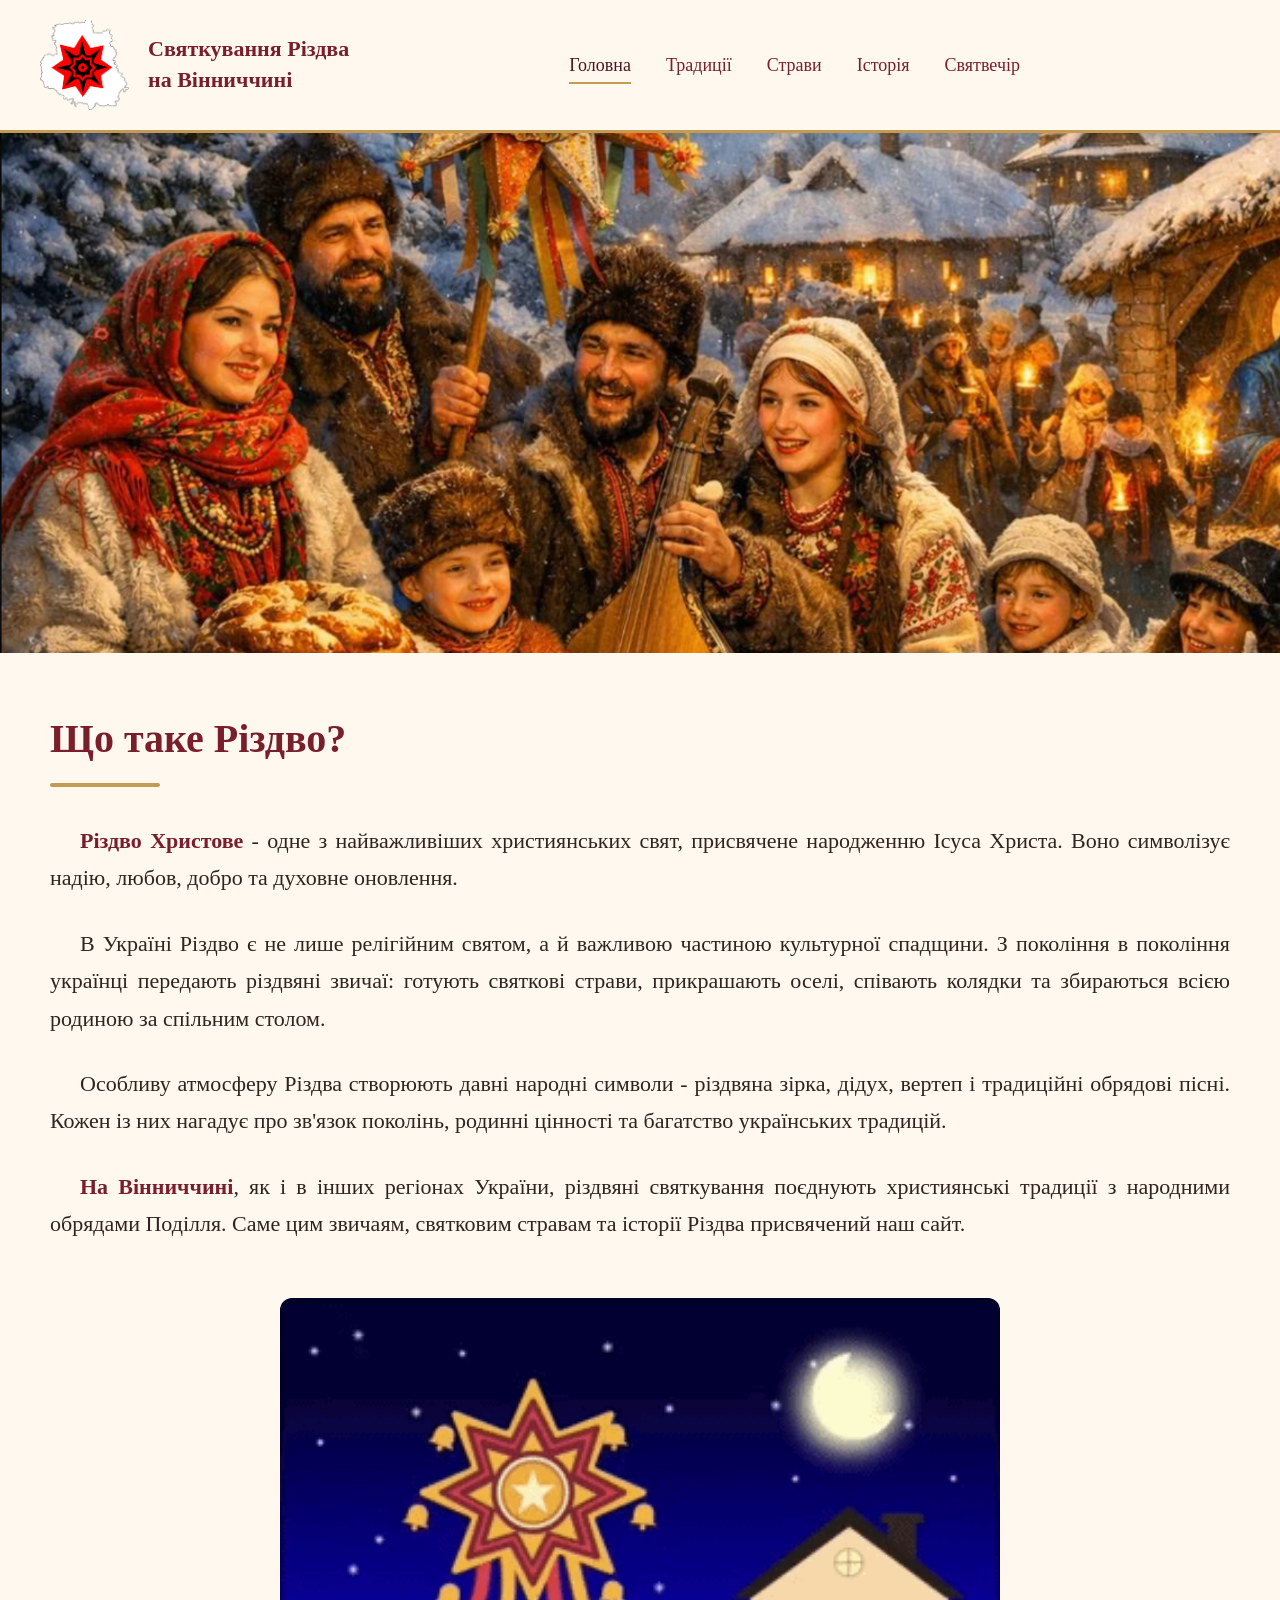
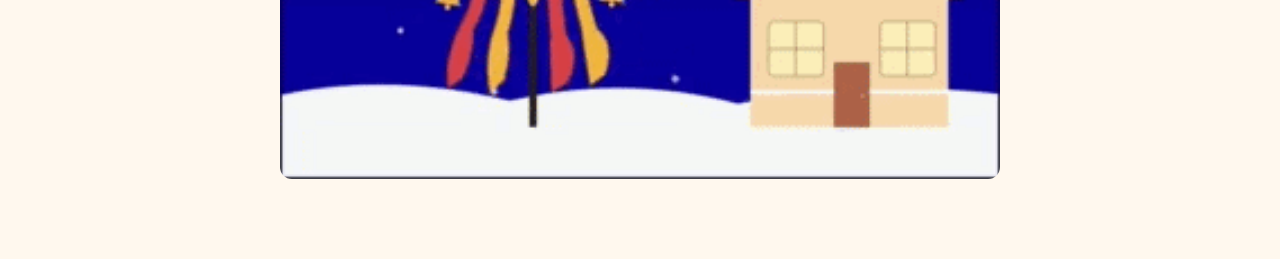
<file: index.html>
<!DOCTYPE html>
<html lang="uk">
<head>
    <meta charset="UTF-8">
    <meta name="viewport" content="width=device-width, initial-scale=1.0">

    <title>Святкування Різдва на Вінниччині</title>

    <link rel="stylesheet" href="style.css">
</head>
<body>

<!-- ШАПКА САЙТУ -->
<header class="site-header">

    <!-- Логотип та назва -->
    <div class="branding">
        <a href="index.html" class="logo-link">
            <img
                    src="images/logo.png"
                    alt="Логотип Різдва на Вінниччині"
                    class="logo"
            >
        </a>

        <div class="site-title">
            Святкування Різдва<br>
            на Вінниччині
        </div>
    </div>

    <!-- Головне меню -->
    <nav class="navigation" aria-label="Головне меню">
        <a href="index.html" class="active">Головна</a>
        <a href="traditions.html">Традиції</a>
        <a href="dishes.html">Страви</a>
        <a href="history.html">Історія</a>
        <a href="christmas-eve.html">Святвечір</a>
    </nav>

</header>

<!-- ОСНОВНИЙ ВМІСТ -->
<main>

    <!-- Великий різдвяний банер -->
    <section class="hero">
        <img
                src="images/christmas-banner.png"
                alt="Святкування Різдва на Вінниччині"
                class="hero-image"
        >
    </section>

    <!-- ІНФОРМАЦІЙНИЙ БЛОК ПРО РІЗДВО -->
    <section class="about-christmas">

        <div class="about-text">
            <h2>Що таке Різдво?</h2>

            <p>
                <strong>Різдво Христове</strong> - одне з
                найважливіших християнських свят,
                присвячене народженню Ісуса Христа.
                Воно символізує надію, любов, добро
                та духовне оновлення.
            </p>

            <p>
                В Україні Різдво є не лише релігійним
                святом, а й важливою частиною культурної
                спадщини. З покоління в покоління
                українці передають різдвяні звичаї:
                готують святкові страви, прикрашають
                оселі, співають колядки та збираються
                всією родиною за спільним столом.
            </p>

            <p>
                Особливу атмосферу Різдва створюють
                давні народні символи - різдвяна зірка,
                дідух, вертеп і традиційні обрядові
                пісні. Кожен із них нагадує про зв'язок
                поколінь, родинні цінності та багатство
                українських традицій.
            </p>

            <p>
                <strong>На Вінниччині</strong>, як і в
                інших регіонах України, різдвяні
                святкування поєднують християнські
                традиції з народними обрядами Поділля.
                Саме цим звичаям, святковим стравам
                та історії Різдва присвячений наш сайт.
            </p>
        </div>

        <!-- GIF-АНІМАЦІЯ ЗАМІСТЬ ДВОХ МАЛЮНКІВ -->
        <div class="christmas-animation">
            <img
                    src="images/christmas-animation.gif"
                    alt="Анімована різдвяна зірка, дзвіночки та засніжена хатинка"
                    class="christmas-gif"
            >
        </div>

    </section>

</main>

<script src="script.js"></script>

</body>
</html>
</file>
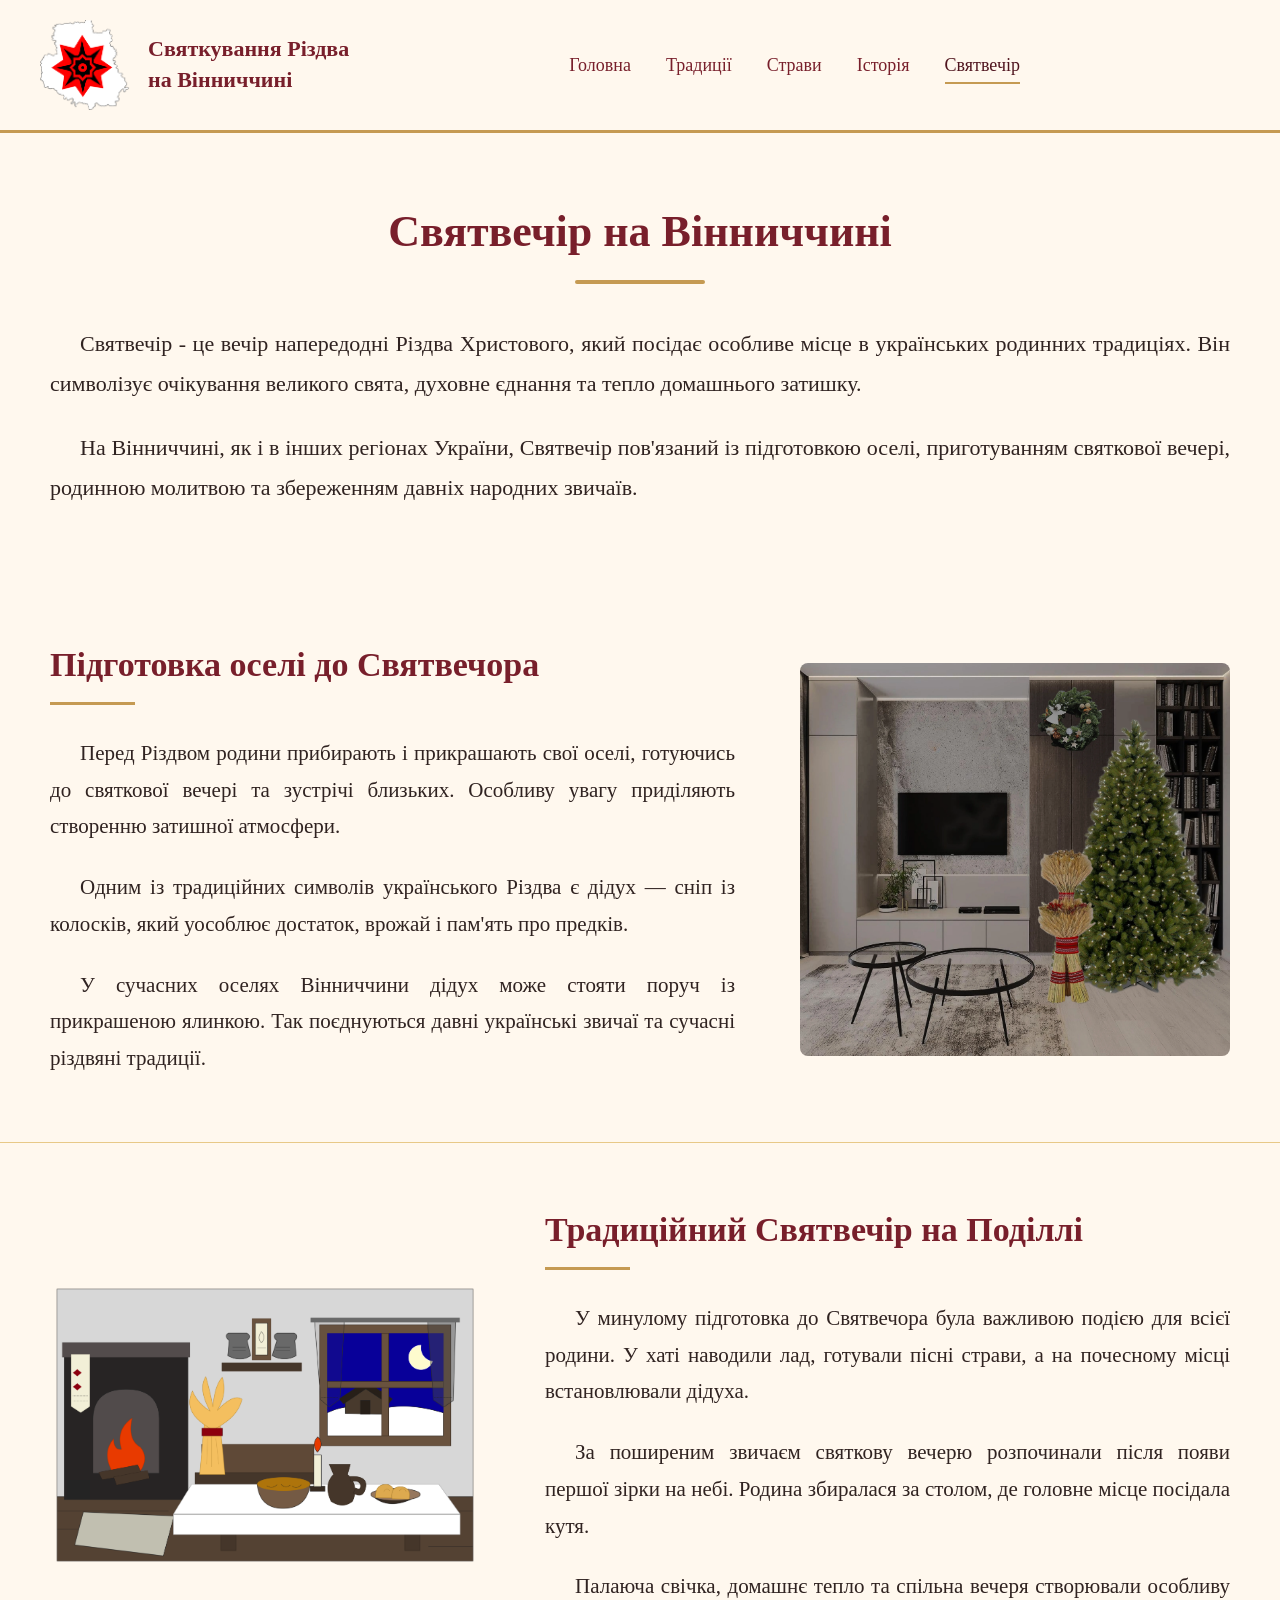
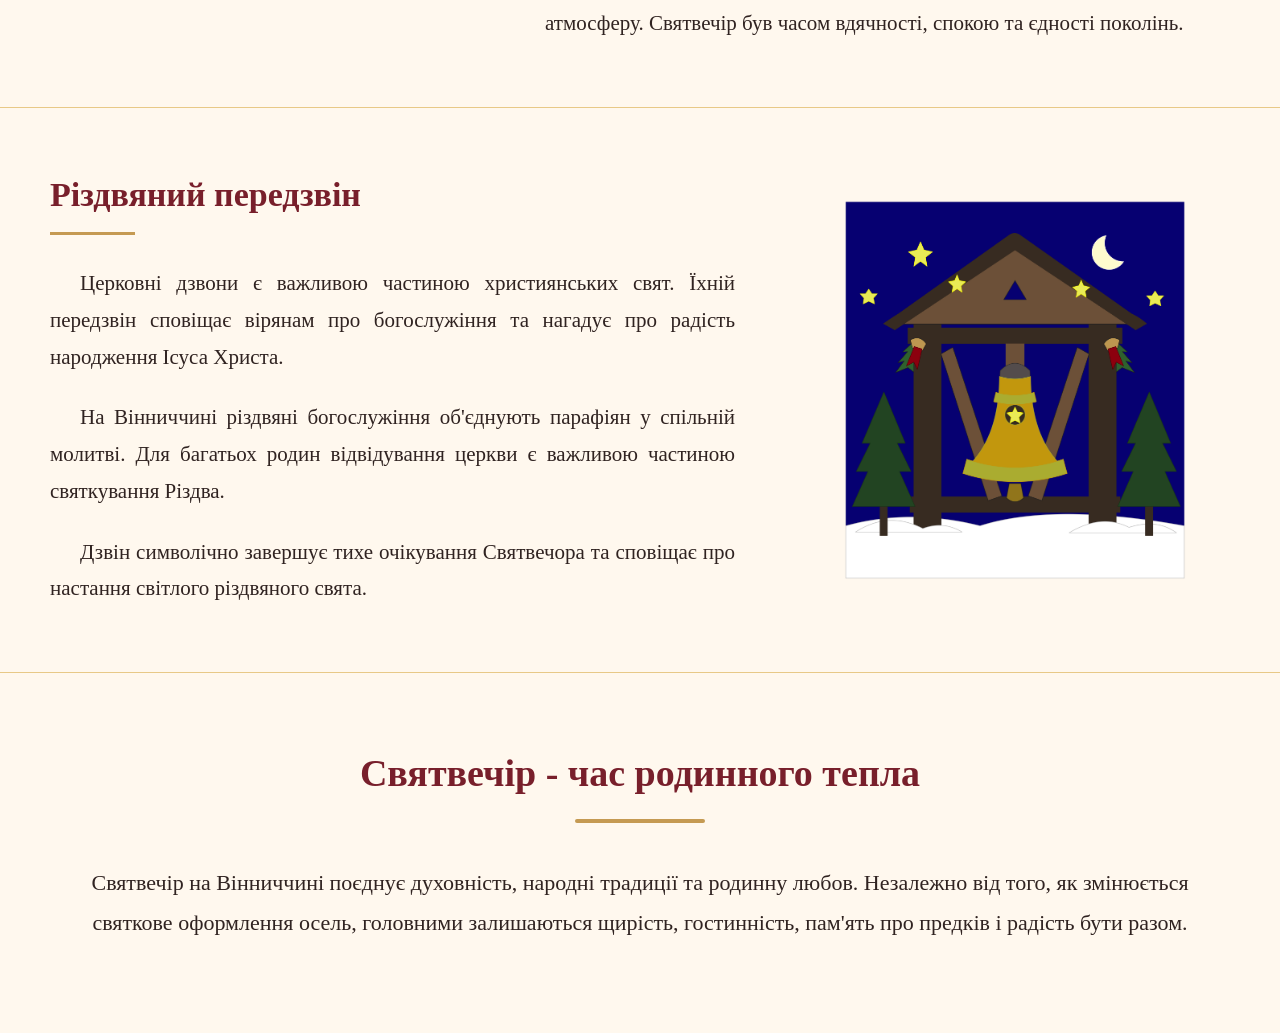
<file: christmas-eve.html>
<!DOCTYPE html>
<html lang="uk">
<head>
    <meta charset="UTF-8">
    <meta name="viewport" content="width=device-width, initial-scale=1.0">

    <title>Святвечір — Святкування Різдва на Вінниччині</title>

    <link rel="stylesheet" href="style.css">
    <link rel="stylesheet" href="christmas-eve.css">
</head>

<body>

<header class="site-header">
    <div class="branding">
        <a href="index.html" class="logo-link">
            <img src="images/logo.png"
                 alt="Логотип Різдва на Вінниччині"
                 class="logo">
        </a>

        <div class="site-title">
            Святкування Різдва<br>
            на Вінниччині
        </div>
    </div>

    <nav class="navigation" aria-label="Головне меню">
        <a href="index.html">Головна</a>
        <a href="traditions.html">Традиції</a>
        <a href="dishes.html">Страви</a>
        <a href="history.html">Історія</a>
        <a href="christmas-eve.html" class="active">Святвечір</a>
    </nav>
</header>

<main>

    <!-- ВСТУП -->
    <section class="eve-intro">

        <h1>Святвечір на Вінниччині</h1>
        <div class="eve-line"></div>

        <p>
            Святвечір - це вечір напередодні
            Різдва Христового, який посідає
            особливе місце в українських
            родинних традиціях.
            Він символізує очікування
            великого свята, духовне єднання
            та тепло домашнього затишку.
        </p>

        <p>
            На Вінниччині, як і в інших
            регіонах України, Святвечір
            пов'язаний із підготовкою оселі,
            приготуванням святкової вечері,
            родинною молитвою та збереженням
            давніх народних звичаїв.
        </p>

    </section>

    <!-- ПІДГОТОВКА ОСЕЛІ -->
    <section class="eve-block">

        <div class="eve-content">
            <h2>Підготовка оселі до Святвечора</h2>

            <p>
                Перед Різдвом родини прибирають
                і прикрашають свої оселі,
                готуючись до святкової вечері
                та зустрічі близьких.
                Особливу увагу приділяють
                створенню затишної атмосфери.
            </p>

            <p>
                Одним із традиційних символів
                українського Різдва є дідух —
                сніп із колосків, який уособлює
                достаток, врожай і пам'ять
                про предків.
            </p>

            <p>
                У сучасних оселях Вінниччини
                дідух може стояти поруч
                із прикрашеною ялинкою.
                Так поєднуються давні
                українські звичаї
                та сучасні різдвяні традиції.
            </p>
        </div>

        <div class="eve-picture">
            <img src="images/christmas-room.webp"
                 alt="Сучасна кімната з ялинкою та дідухом">
        </div>

    </section>

    <!-- ТРАДИЦІЙНИЙ СВЯТВЕЧІР -->
    <section class="eve-block eve-reverse">

        <div class="eve-content">
            <h2>Традиційний Святвечір на Поділлі</h2>

            <p>
                У минулому підготовка до Святвечора
                була важливою подією для всієї
                родини. У хаті наводили лад,
                готували пісні страви,
                а на почесному місці
                встановлювали дідуха.
            </p>

            <p>
                За поширеним звичаєм святкову
                вечерю розпочинали після появи
                першої зірки на небі.
                Родина збиралася за столом,
                де головне місце посідала кутя.
            </p>

            <p>
                Палаюча свічка, домашнє тепло
                та спільна вечеря створювали
                особливу атмосферу.
                Святвечір був часом вдячності,
                спокою та єдності поколінь.
            </p>
        </div>

        <div class="eve-picture">
            <img src="images/traditional-eve.png"
                 alt="Традиційна українська хата у Святвечір">
        </div>

    </section>

    <!-- РІЗДВЯНИЙ ПЕРЕДЗВІН -->
    <section class="eve-block">

        <div class="eve-content">
            <h2>Різдвяний передзвін</h2>

            <p>
                Церковні дзвони є важливою
                частиною християнських свят.
                Їхній передзвін сповіщає
                вірянам про богослужіння
                та нагадує про радість
                народження Ісуса Христа.
            </p>

            <p>
                На Вінниччині різдвяні
                богослужіння об'єднують
                парафіян у спільній молитві.
                Для багатьох родин відвідування
                церкви є важливою частиною
                святкування Різдва.
            </p>

            <p>
                Дзвін символічно завершує
                тихе очікування Святвечора
                та сповіщає про настання
                світлого різдвяного свята.
            </p>
        </div>

        <div class="eve-picture eve-bell-picture">
            <img src="images/christmas-bell.png"
                 alt="Різдвяний дзвін у зимову ніч">
        </div>

    </section>

    <!-- ЗАВЕРШЕННЯ -->
    <section class="eve-final">

        <h2>Святвечір - час родинного тепла</h2>
        <div class="eve-line"></div>

        <p>
            Святвечір на Вінниччині поєднує
            духовність, народні традиції
            та родинну любов.
            Незалежно від того, як змінюється
            святкове оформлення осель,
            головними залишаються
            щирість, гостинність,
            пам'ять про предків
            і радість бути разом.
        </p>

    </section>

</main>

<script src="script.js"></script>

</body>
</html>
</file>
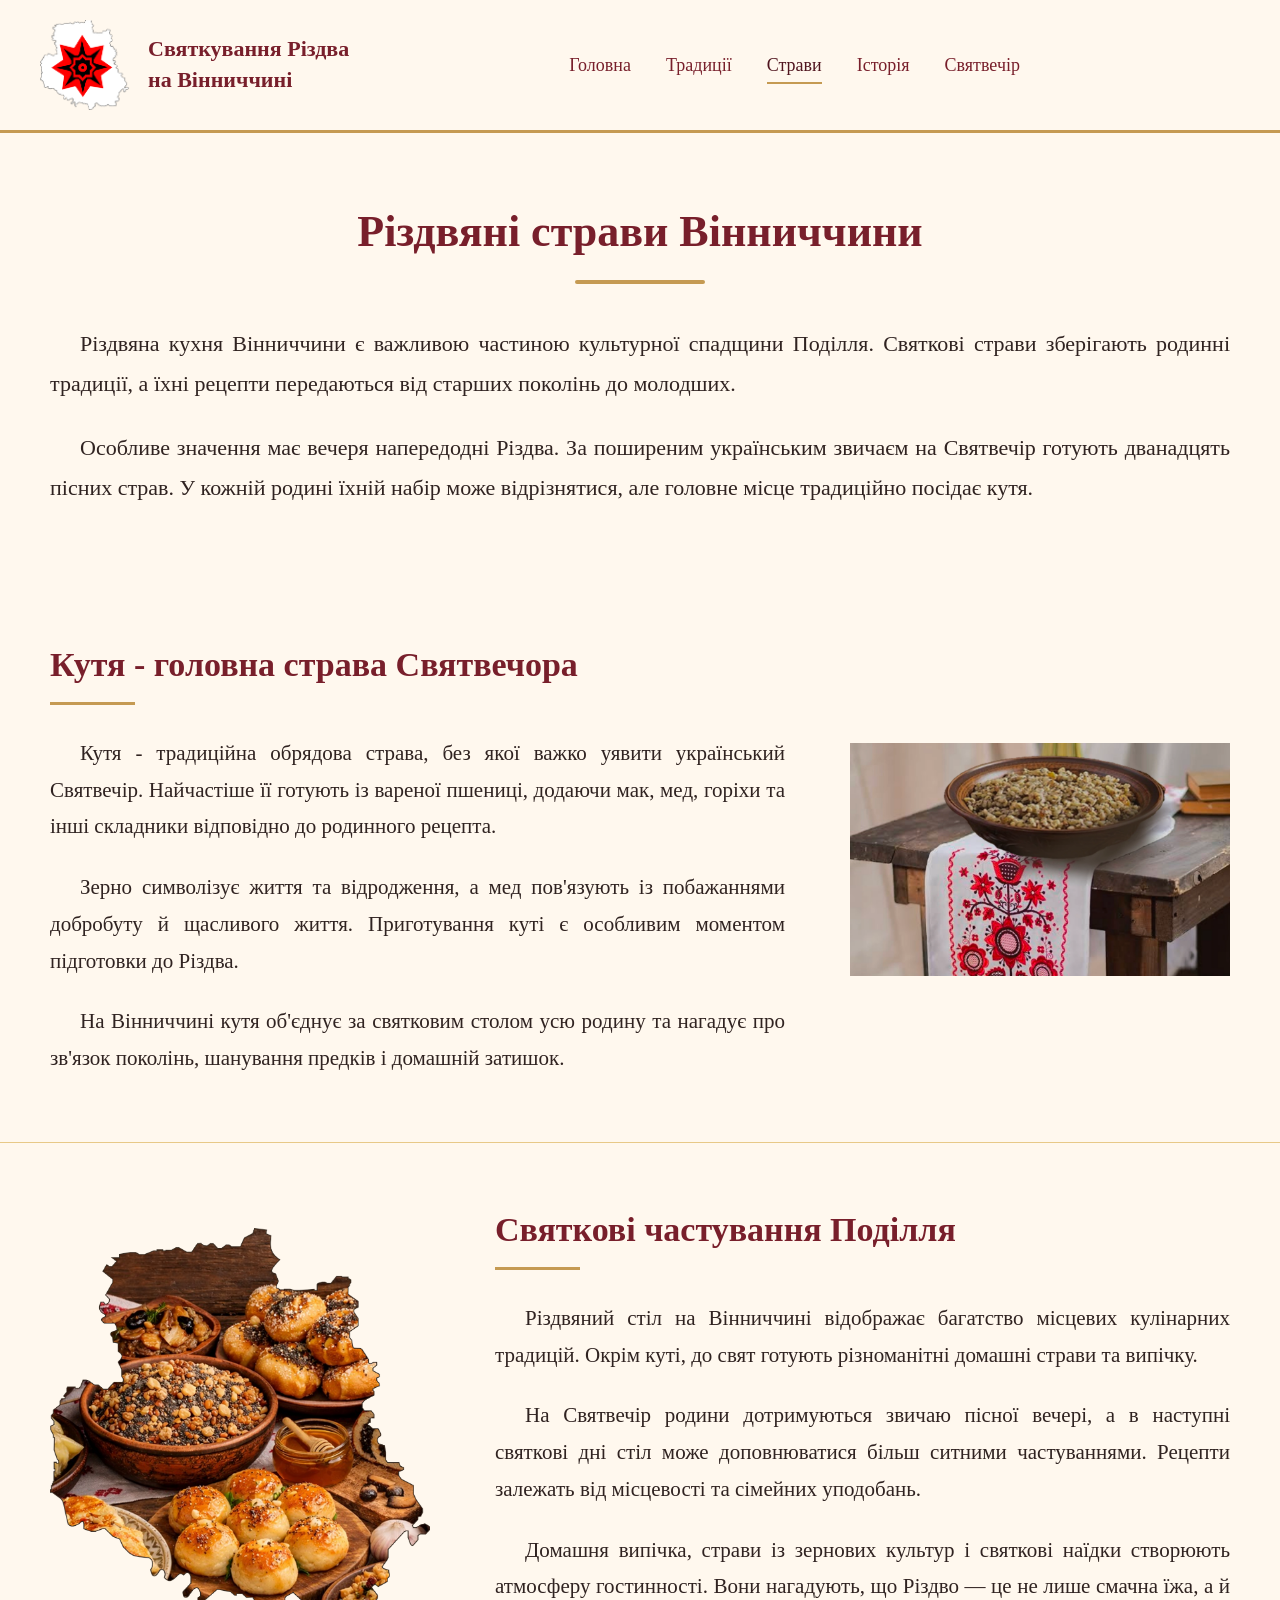
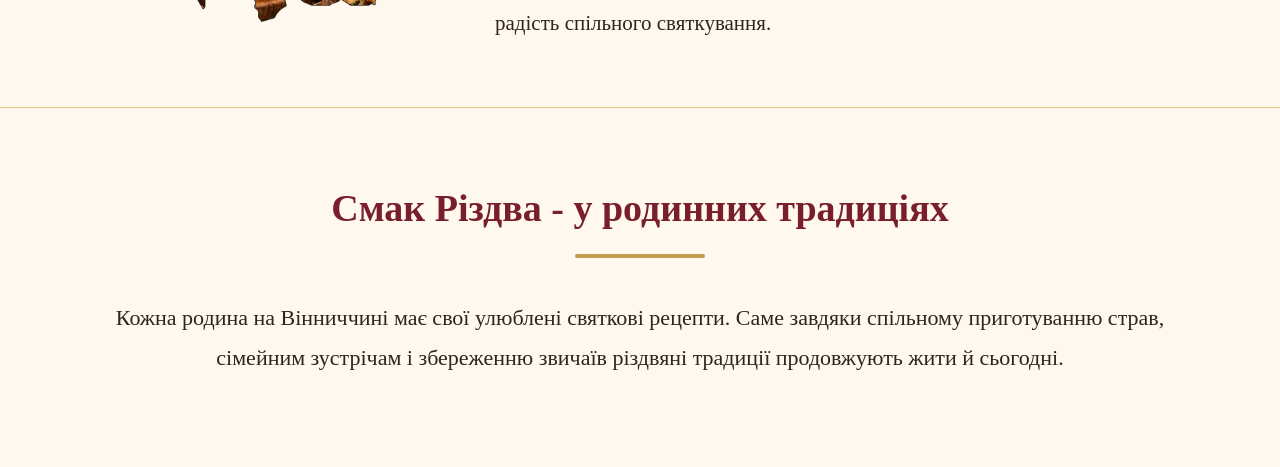
<file: dishes.html>
<!DOCTYPE html>
<html lang="uk">
<head>
    <meta charset="UTF-8">
    <meta name="viewport" content="width=device-width, initial-scale=1.0">
    <title>Страви - Святкування Різдва на Вінниччині</title>

    <link rel="stylesheet" href="style.css">
    <link rel="stylesheet" href="dishes.css">
</head>

<body>

<header class="site-header">
    <div class="branding">
        <a href="index.html" class="logo-link">
            <img src="images/logo.png"
                 alt="Логотип Різдва на Вінниччині"
                 class="logo">
        </a>

        <div class="site-title">
            Святкування Різдва<br>
            на Вінниччині
        </div>
    </div>

    <nav class="navigation" aria-label="Головне меню">
        <a href="index.html">Головна</a>
        <a href="traditions.html">Традиції</a>
        <a href="dishes.html" class="active">Страви</a>
        <a href="history.html">Історія</a>
        <a href="christmas-eve.html">Святвечір</a>
    </nav>
</header>

<main>

    <!-- ВСТУП -->
    <section class="dishes-intro">
        <h1>Різдвяні страви Вінниччини</h1>

        <div class="dishes-line"></div>

        <p>
            Різдвяна кухня Вінниччини є важливою
            частиною культурної спадщини Поділля.
            Святкові страви зберігають родинні
            традиції, а їхні рецепти передаються
            від старших поколінь до молодших.
        </p>

        <p>
            Особливе значення має вечеря напередодні
            Різдва. За поширеним українським звичаєм
            на Святвечір готують дванадцять пісних
            страв. У кожній родині їхній набір може
            відрізнятися, але головне місце
            традиційно посідає кутя.
        </p>
    </section>

    <!-- КУТЯ -->
    <section class="dish-block">

        <div class="dish-content">
            <h2>Кутя - головна страва Святвечора</h2>

            <p>
                Кутя - традиційна обрядова страва,
                без якої важко уявити український
                Святвечір. Найчастіше її готують
                із вареної пшениці, додаючи мак,
                мед, горіхи та інші складники
                відповідно до родинного рецепта.
            </p>

            <p>
                Зерно символізує життя та відродження,
                а мед пов'язують із побажаннями
                добробуту й щасливого життя.
                Приготування куті є особливим
                моментом підготовки до Різдва.
            </p>

            <p>
                На Вінниччині кутя об'єднує
                за святковим столом усю родину
                та нагадує про зв'язок поколінь,
                шанування предків і домашній затишок.
            </p>
        </div>

        <div class="dish-picture">
            <img src="images/кутя.webp"
                 alt="Кутя на дерев'яному столі з вишитим рушником">
        </div>

    </section>

    <!-- СВЯТКОВІ ЧАСТУВАННЯ -->
    <section class="dish-block dish-reverse">

        <div class="dish-content">
            <h2>Святкові частування Поділля</h2>

            <p>
                Різдвяний стіл на Вінниччині
                відображає багатство місцевих
                кулінарних традицій. Окрім куті,
                до свят готують різноманітні
                домашні страви та випічку.
            </p>

            <p>
                На Святвечір родини дотримуються
                звичаю пісної вечері, а в наступні
                святкові дні стіл може доповнюватися
                більш ситними частуваннями.
                Рецепти залежать від місцевості
                та сімейних уподобань.
            </p>

            <p>
                Домашня випічка, страви із зернових
                культур і святкові наїдки створюють
                атмосферу гостинності.
                Вони нагадують, що Різдво —
                це не лише смачна їжа,
                а й радість спільного святкування.
            </p>
        </div>

        <div class="dish-picture">
            <img src="images/vinnytsia-dishes.png"
                 alt="Святкові страви на тлі силуету Вінниччини">
        </div>

    </section>

    <!-- ЗАВЕРШАЛЬНИЙ БЛОК -->
    <section class="dishes-final">

        <h2>Смак Різдва - у родинних традиціях</h2>

        <div class="dishes-line"></div>

        <p>
            Кожна родина на Вінниччині має свої
            улюблені святкові рецепти.
            Саме завдяки спільному приготуванню
            страв, сімейним зустрічам і збереженню
            звичаїв різдвяні традиції продовжують
            жити й сьогодні.
        </p>

    </section>

</main>

<script src="script.js"></script>

</body>
</html>
</file>
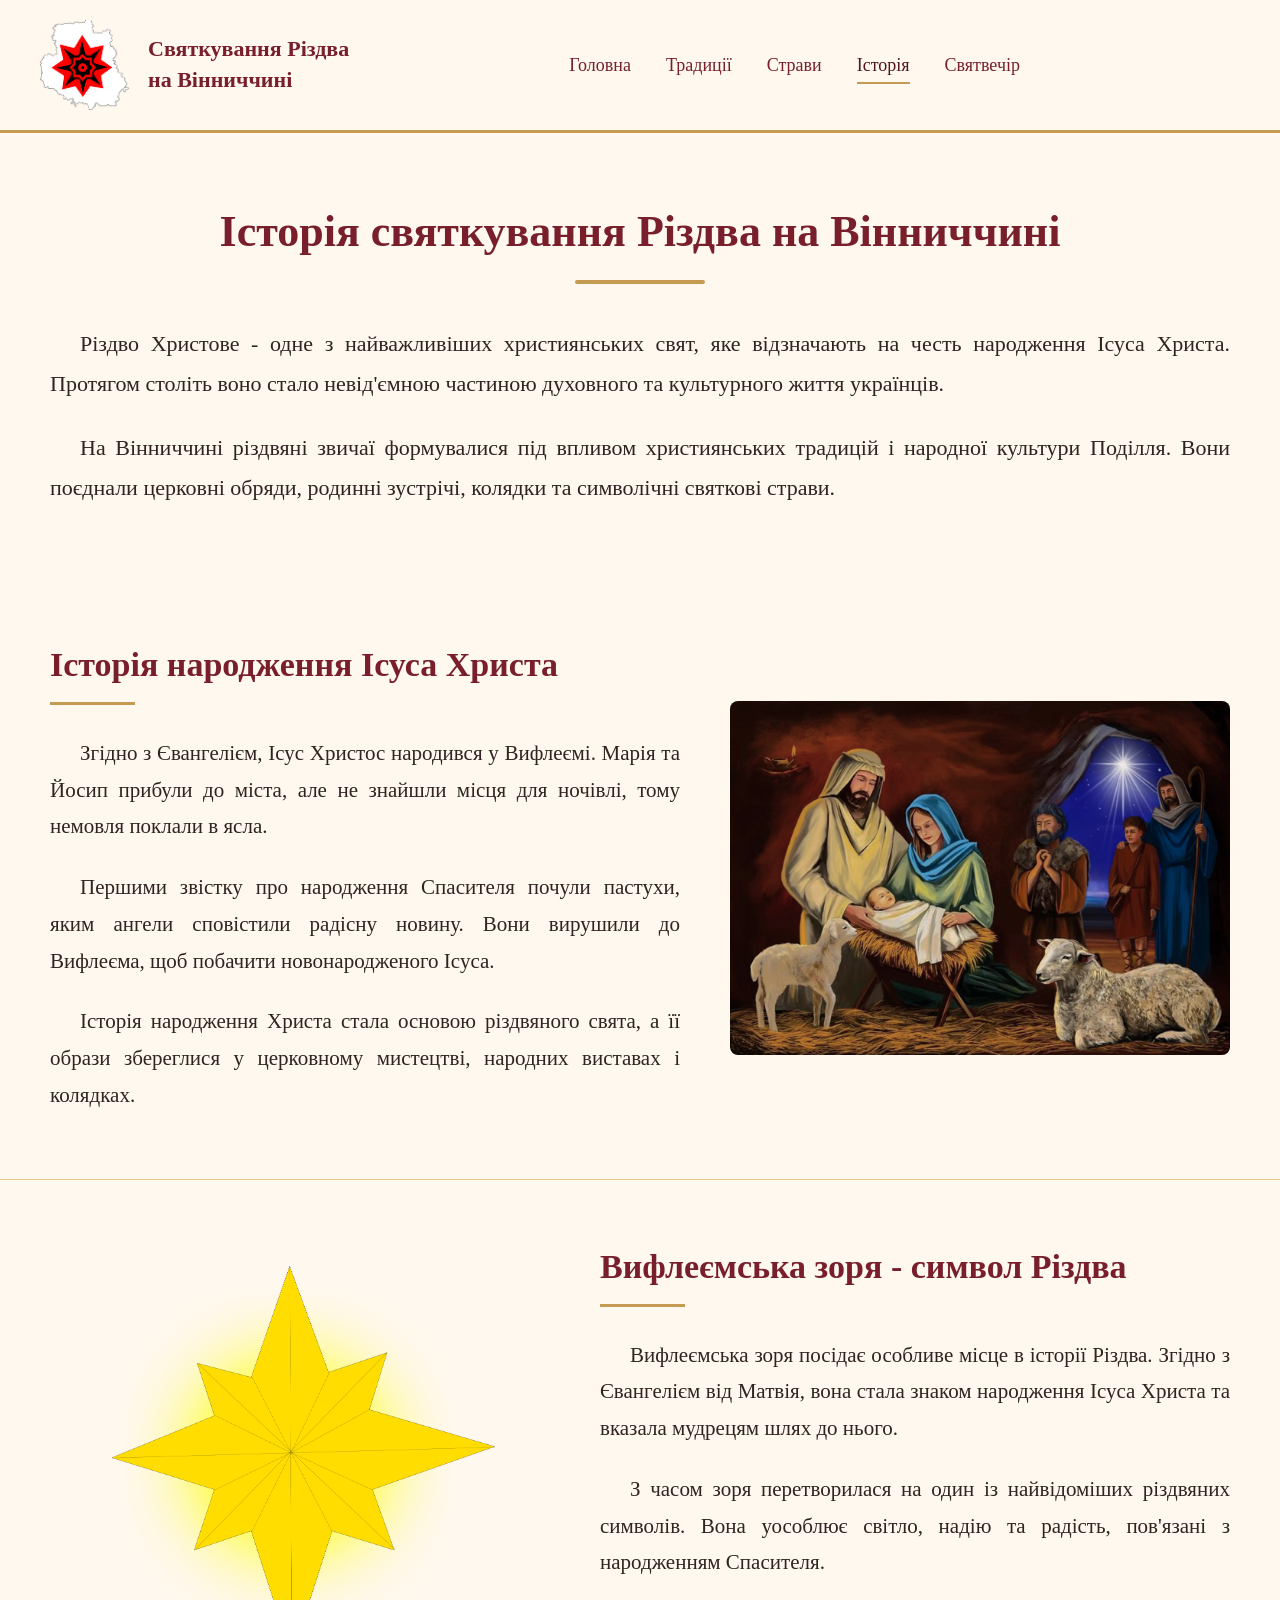
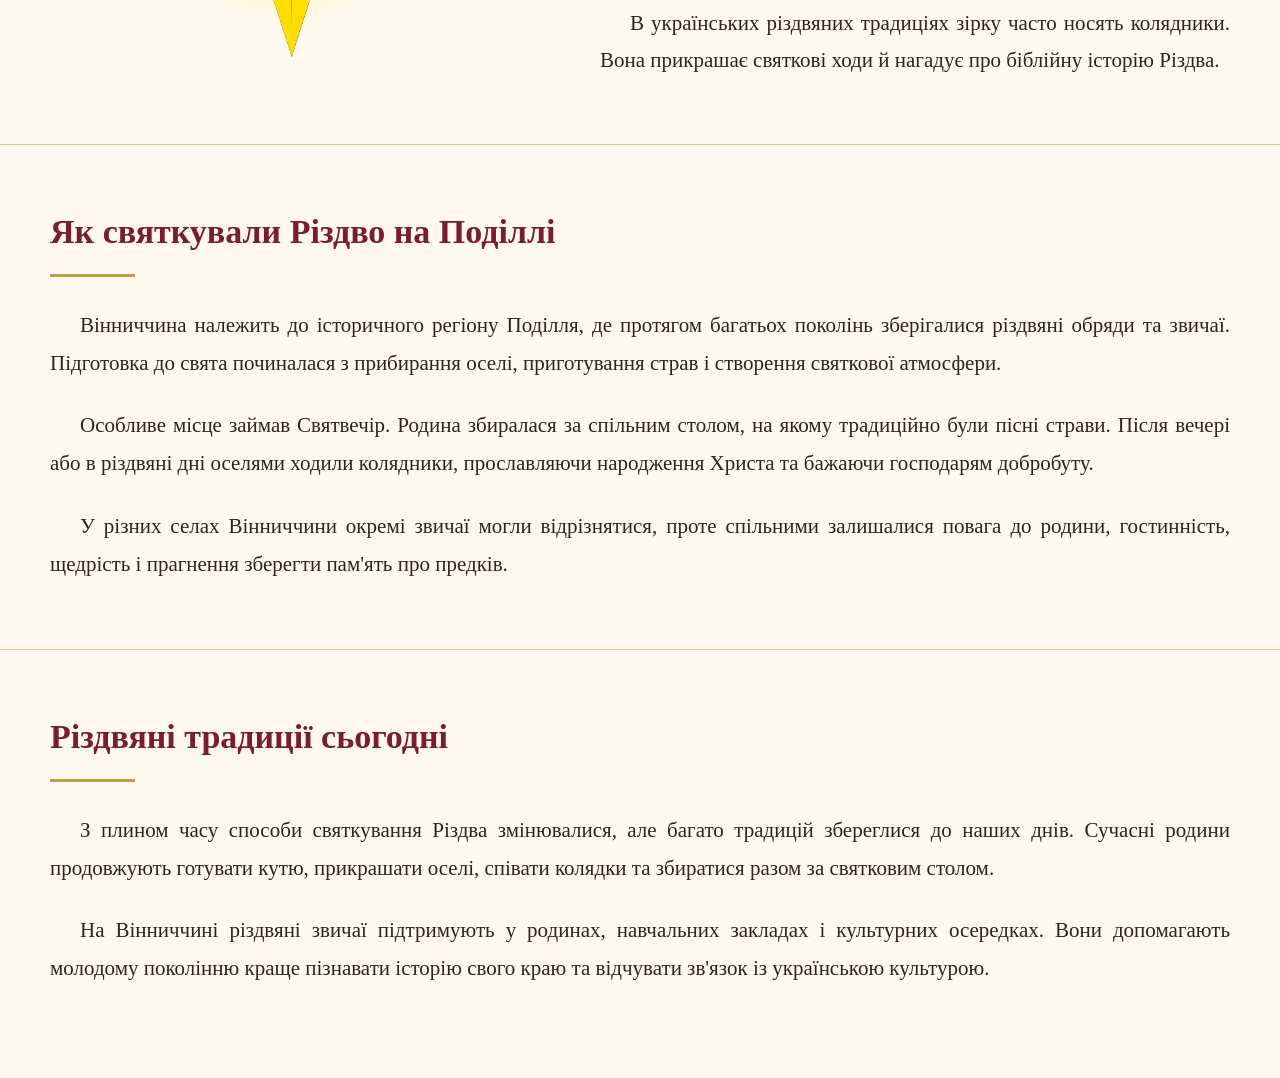
<file: history.html>
<!DOCTYPE html>
<html lang="uk">
<head>
    <meta charset="UTF-8">
    <meta name="viewport" content="width=device-width, initial-scale=1.0">

    <title>Історія — Святкування Різдва на Вінниччині</title>

    <link rel="stylesheet" href="style.css">
    <link rel="stylesheet" href="history.css">
</head>

<body>

<header class="site-header">
    <div class="branding">
        <a href="index.html" class="logo-link">
            <img src="images/logo.png"
                 alt="Логотип Різдва на Вінниччині"
                 class="logo">
        </a>

        <div class="site-title">
            Святкування Різдва<br>
            на Вінниччині
        </div>
    </div>

    <nav class="navigation" aria-label="Головне меню">
        <a href="index.html">Головна</a>
        <a href="traditions.html">Традиції</a>
        <a href="dishes.html">Страви</a>
        <a href="history.html" class="active">Історія</a>
        <a href="christmas-eve.html">Святвечір</a>
    </nav>
</header>

<main>

    <!-- ВСТУП -->
    <section class="history-intro">
        <h1>Історія святкування Різдва на Вінниччині</h1>
        <div class="history-line"></div>

        <p>
            Різдво Христове - одне з найважливіших
            християнських свят, яке відзначають
            на честь народження Ісуса Христа.
            Протягом століть воно стало
            невід'ємною частиною духовного
            та культурного життя українців.
        </p>

        <p>
            На Вінниччині різдвяні звичаї
            формувалися під впливом християнських
            традицій і народної культури Поділля.
            Вони поєднали церковні обряди,
            родинні зустрічі, колядки
            та символічні святкові страви.
        </p>
    </section>

    <!-- НАРОДЖЕННЯ ІСУСА -->
    <section class="history-section">

        <div class="history-content">
            <h2>Історія народження Ісуса Христа</h2>

            <p>
                Згідно з Євангелієм, Ісус Христос
                народився у Вифлеємі.
                Марія та Йосип прибули до міста,
                але не знайшли місця для ночівлі,
                тому немовля поклали в ясла.
            </p>

            <p>
                Першими звістку про народження
                Спасителя почули пастухи,
                яким ангели сповістили
                радісну новину.
                Вони вирушили до Вифлеєма,
                щоб побачити новонародженого Ісуса.
            </p>

            <p>
                Історія народження Христа
                стала основою різдвяного свята,
                а її образи збереглися
                у церковному мистецтві,
                народних виставах і колядках.
            </p>
        </div>

        <div class="history-picture">
            <img src="images/Христос%20в%20яслах.webp"
                 alt="Народження Ісуса Христа у Вифлеємі">
        </div>

    </section>

    <!-- ВИФЛЕЄМСЬКА ЗІРКА -->
    <section class="history-section history-reverse">

        <div class="history-content">
            <h2>Вифлеємська зоря - символ Різдва</h2>

            <p>
                Вифлеємська зоря посідає особливе
                місце в історії Різдва.
                Згідно з Євангелієм від Матвія,
                вона стала знаком народження
                Ісуса Христа та вказала мудрецям
                шлях до нього.
            </p>

            <p>
                З часом зоря перетворилася
                на один із найвідоміших
                різдвяних символів.
                Вона уособлює світло, надію
                та радість, пов'язані
                з народженням Спасителя.
            </p>

            <p>
                В українських різдвяних традиціях
                зірку часто носять колядники.
                Вона прикрашає святкові ходи
                й нагадує про біблійну
                історію Різдва.
            </p>
        </div>

        <div class="history-picture history-star-picture">
            <img src="images/вефлеємська%20зірка.png"
                 alt="Вифлеємська різдвяна зоря">
        </div>

    </section>

    <!-- РІЗДВО НА ПОДІЛЛІ -->
    <section class="history-text-section">

        <h2>Як святкували Різдво на Поділлі</h2>
        <div class="history-small-line"></div>

        <p>
            Вінниччина належить до історичного
            регіону Поділля, де протягом
            багатьох поколінь зберігалися
            різдвяні обряди та звичаї.
            Підготовка до свята починалася
            з прибирання оселі, приготування
            страв і створення святкової атмосфери.
        </p>

        <p>
            Особливе місце займав Святвечір.
            Родина збиралася за спільним столом,
            на якому традиційно були пісні страви.
            Після вечері або в різдвяні дні
            оселями ходили колядники,
            прославляючи народження Христа
            та бажаючи господарям добробуту.
        </p>

        <p>
            У різних селах Вінниччини
            окремі звичаї могли відрізнятися,
            проте спільними залишалися
            повага до родини, гостинність,
            щедрість і прагнення
            зберегти пам'ять про предків.
        </p>

    </section>

    <!-- ТРАДИЦІЇ СЬОГОДНІ -->
    <section class="history-text-section history-last">

        <h2>Різдвяні традиції сьогодні</h2>
        <div class="history-small-line"></div>

        <p>
            З плином часу способи святкування
            Різдва змінювалися, але багато
            традицій збереглися до наших днів.
            Сучасні родини продовжують
            готувати кутю, прикрашати оселі,
            співати колядки та збиратися
            разом за святковим столом.
        </p>

        <p>
            На Вінниччині різдвяні звичаї
            підтримують у родинах,
            навчальних закладах і культурних
            осередках. Вони допомагають
            молодому поколінню краще
            пізнавати історію свого краю
            та відчувати зв'язок
            із українською культурою.
        </p>

    </section>

</main>

<script src="script.js"></script>

</body>
</html>
</file>
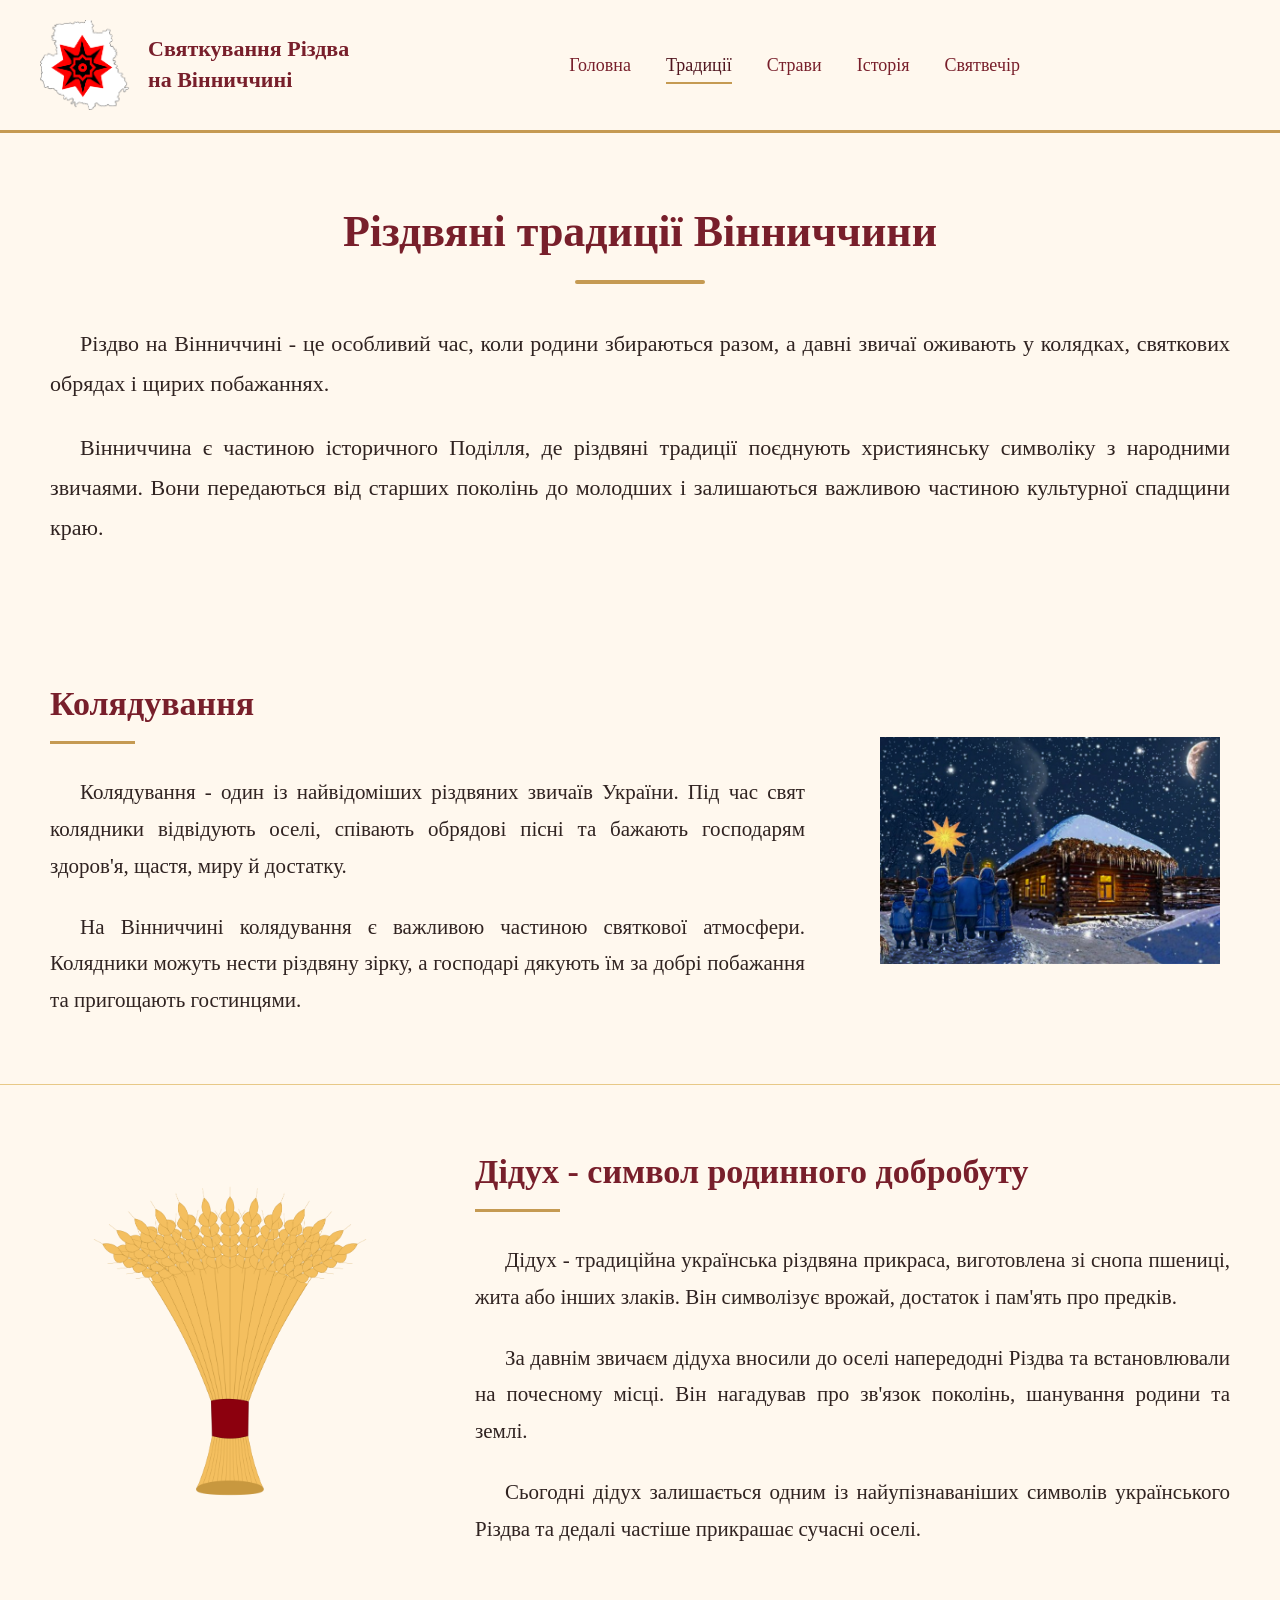
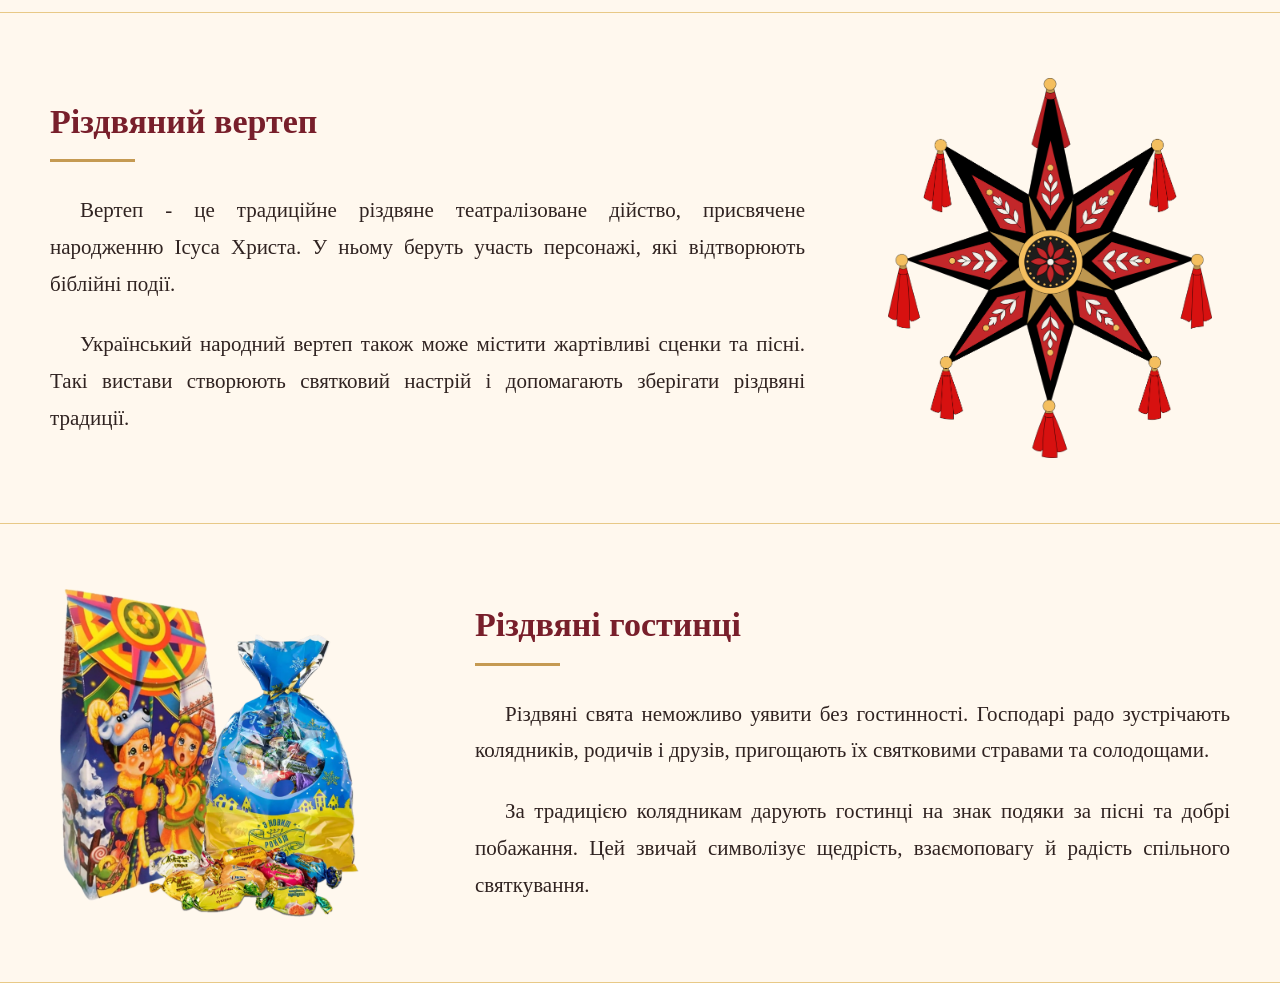
<file: traditions.html>
<!DOCTYPE html>
<html lang="uk">
<head>
    <meta charset="UTF-8">
    <meta name="viewport" content="width=device-width, initial-scale=1.0">
    <title>Традиції — Святкування Різдва на Вінниччині</title>
    <link rel="stylesheet" href="style.css">
</head>

<body>

<header class="site-header">
    <div class="branding">
        <a href="index.html" class="logo-link">
            <img src="images/logo.png"
                 alt="Логотип Різдва на Вінниччині"
                 class="logo">
        </a>

        <div class="site-title">
            Святкування Різдва<br>
            на Вінниччині
        </div>
    </div>

    <nav class="navigation" aria-label="Головне меню">
        <a href="index.html">Головна</a>
        <a href="traditions.html" class="active">Традиції</a>
        <a href="dishes.html">Страви</a>
        <a href="history.html">Історія</a>
        <a href="christmas-eve.html">Святвечір</a>
    </nav>
</header>

<main>

    <!-- ЗАГОЛОВОК СТОРІНКИ -->
    <section class="traditions-intro">
        <h1>Різдвяні традиції Вінниччини</h1>
        <div class="traditions-line"></div>

        <p>
            Різдво на Вінниччині - це особливий час, коли
            родини збираються разом, а давні звичаї
            оживають у колядках, святкових обрядах
            і щирих побажаннях.
        </p>

        <p>
            Вінниччина є частиною історичного Поділля,
            де різдвяні традиції поєднують християнську
            символіку з народними звичаями.
            Вони передаються від старших поколінь
            до молодших і залишаються важливою
            частиною культурної спадщини краю.
        </p>
    </section>

    <!-- КОЛЯДУВАННЯ -->
    <section class="tradition-block">
        <div class="tradition-content">
            <h2>Колядування</h2>

            <p>
                Колядування - один із найвідоміших
                різдвяних звичаїв України.
                Під час свят колядники відвідують
                оселі, співають обрядові пісні
                та бажають господарям здоров'я,
                щастя, миру й достатку.
            </p>

            <p>
                На Вінниччині колядування є важливою
                частиною святкової атмосфери.
                Колядники можуть нести різдвяну зірку,
                а господарі дякують їм за добрі
                побажання та пригощають гостинцями.
            </p>
        </div>

        <div class="tradition-picture">
            <img src="images/коляда.webp"
                 alt="Різдвяне колядування на Вінниччині">
        </div>
    </section>

    <!-- ДІДУХ -->
    <section class="tradition-block tradition-reverse">
        <div class="tradition-content">
            <h2>Дідух - символ родинного добробуту</h2>

            <p>
                Дідух - традиційна українська
                різдвяна прикраса, виготовлена
                зі снопа пшениці, жита або інших
                злаків. Він символізує врожай,
                достаток і пам'ять про предків.
            </p>

            <p>
                За давнім звичаєм дідуха вносили
                до оселі напередодні Різдва
                та встановлювали на почесному місці.
                Він нагадував про зв'язок поколінь,
                шанування родини та землі.
            </p>

            <p>
                Сьогодні дідух залишається
                одним із найупізнаваніших символів
                українського Різдва та дедалі частіше
                прикрашає сучасні оселі.
            </p>
        </div>

        <div class="tradition-picture">
            <img src="images/didukh.png"
                 alt="Традиційний різдвяний дідух">
        </div>
    </section>

    <!-- ВЕРТЕП -->
    <section class="tradition-block">
        <div class="tradition-content">
            <h2>Різдвяний вертеп</h2>

            <p>
                Вертеп - це традиційне різдвяне
                театралізоване дійство, присвячене
                народженню Ісуса Христа.
                У ньому беруть участь персонажі,
                які відтворюють біблійні події.
            </p>

            <p>
                Український народний вертеп
                також може містити жартівливі
                сценки та пісні. Такі вистави
                створюють святковий настрій
                і допомагають зберігати
                різдвяні традиції.
            </p>
        </div>

        <div class="tradition-picture">
            <img src="images/вертеп.png"
                 alt="Український різдвяний вертеп">
        </div>
    </section>

    <!-- РІЗДВЯНІ ГОСТИНЦІ -->
    <section class="tradition-block tradition-reverse">
        <div class="tradition-content">
            <h2>Різдвяні гостинці</h2>

            <p>
                Різдвяні свята неможливо уявити
                без гостинності. Господарі радо
                зустрічають колядників, родичів
                і друзів, пригощають їх святковими
                стравами та солодощами.
            </p>

            <p>
                За традицією колядникам дарують
                гостинці на знак подяки за пісні
                та добрі побажання. Цей звичай
                символізує щедрість, взаємоповагу
                й радість спільного святкування.
            </p>
        </div>

        <div class="tradition-picture">
            <img src="images/цукерки.webp"
                 alt="Різдвяні цукерки та гостинці">
        </div>
    </section>

</main>

<script src="script.js"></script>

</body>
</html>
</file>
<file: style.css>
/* ==========================================
   КОЛЬОРИ САЙТУ
========================================== */

:root {
    --burgundy: #781F2B;
    --dark-burgundy: #50151F;
    --gold: #C59A52;
    --light-gold: #E8C987;
    --cream: #FFF8EE;
    --dark-text: #302321;
}

/* ЗАГАЛЬНІ НАЛАШТУВАННЯ */

* {
    margin: 0;
    padding: 0;
    box-sizing: border-box;
}

html {
    scroll-behavior: smooth;
}

body {
    background-color: var(--cream);
    color: var(--dark-text);
    font-family: Georgia, "Times New Roman", serif;
}

/* ==========================================
   ШАПКА САЙТУ
========================================== */

.site-header {
    display: flex;
    align-items: center;
    width: 100%;
    min-height: 130px;
    padding: 20px 40px;
    background-color: var(--cream);
    border-bottom: 3px solid var(--gold);
}

.branding {
    display: flex;
    align-items: center;
    flex-shrink: 0;
    gap: 18px;
}

.logo-link {
    display: block;
    text-decoration: none;
}

.logo {
    display: block;
    width: 90px;
    height: 90px;
    object-fit: contain;
}

.site-title {
    color: var(--burgundy);
    font-size: 22px;
    font-weight: bold;
    line-height: 1.4;
}

/* ==========================================
   НАВІГАЦІЯ
========================================== */

.navigation {
    display: flex;
    flex: 1;
    justify-content: center;
    align-items: center;
    flex-wrap: wrap;
    gap: 35px;
    padding: 0 20px;
}

.navigation a {
    position: relative;
    padding: 8px 0;
    color: var(--burgundy);
    font-size: 18px;
    font-weight: 500;
    text-decoration: none;
    transition: color 0.3s ease;
}

.navigation a::after {
    content: "";
    position: absolute;
    left: 0;
    bottom: 0;
    width: 0;
    height: 2px;
    background-color: var(--gold);
    transition: width 0.3s ease;
}

.navigation a:hover {
    color: var(--gold);
}

.navigation a:hover::after,
.navigation a.active::after {
    width: 100%;
}

.navigation a.active {
    color: var(--dark-burgundy);
}

/* ==========================================
   ГОЛОВНА — БАНЕР
========================================== */

.hero {
    width: 100%;
    height: 520px;
    overflow: hidden;
    background-color: var(--dark-burgundy);
}

.hero-image {
    display: block;
    width: 100%;
    height: 100%;
    object-fit: cover;
    object-position: center;
}

/* ==========================================
   ГОЛОВНА — БЛОК ПРО РІЗДВО
========================================== */

.about-christmas {
    display: flex;
    flex-direction: column;
    width: 100%;
    max-width: 1500px;
    margin: 0 auto;
    padding: 60px 50px 80px;
    gap: 35px;
}

.about-text {
    width: 100%;
}

.about-text h2 {
    color: var(--burgundy);
    font-size: 40px;
    font-weight: bold;
    line-height: 1.3;
    margin-bottom: 35px;
}

.about-text h2::after {
    content: "";
    display: block;
    width: 110px;
    height: 4px;
    margin-top: 18px;
    background-color: var(--gold);
    border-radius: 4px;
}

.about-text p {
    width: 100%;
    font-size: 22px;
    line-height: 1.7;
    margin: 0 0 28px;
    text-indent: 30px;
    text-align: justify;
    overflow-wrap: break-word;
}

.about-text p:last-child {
    margin-bottom: 0;
}

.about-text strong {
    color: var(--burgundy);
    font-weight: bold;
}

/* GIF-АНІМАЦІЯ ГОЛОВНОЇ СТОРІНКИ */

.christmas-animation {
    display: flex;
    justify-content: center;
    align-items: center;
    width: 100%;
    padding-top: 20px;
}

.christmas-gif {
    display: block;
    width: 100%;
    max-width: 720px;
    height: auto;
    border-radius: 12px;
}

/* ==========================================
   СТОРІНКА "ТРАДИЦІЇ"
========================================== */

/* ВСТУП */

.traditions-intro {
    max-width: 1450px;
    margin: 0 auto;
    padding: 70px 50px 45px;
}

.traditions-intro h1 {
    color: var(--burgundy);
    font-size: 44px;
    line-height: 1.3;
    text-align: center;
    margin-bottom: 20px;
}

.traditions-line {
    width: 130px;
    height: 4px;
    margin: 0 auto 40px;
    background-color: var(--gold);
    border-radius: 4px;
}

.traditions-intro p {
    font-size: 22px;
    line-height: 1.8;
    text-align: justify;
    text-indent: 30px;
    margin-bottom: 25px;
}

/* БЛОКИ ТРАДИЦІЙ */

.tradition-block {
    display: grid;
    grid-template-columns: minmax(0, 1fr) 360px;
    align-items: center;
    gap: 65px;

    max-width: 1450px;
    margin: 0 auto;
    padding: 65px 50px;

    border-bottom: 1px solid var(--light-gold);
}

/* ЧЕРГУВАННЯ СТОРІН */

.tradition-block.tradition-reverse {
    grid-template-columns: 360px minmax(0, 1fr);
}

.tradition-reverse .tradition-picture,
.tradition-reverse .tradition-symbol {
    grid-column: 1;
    grid-row: 1;
}

.tradition-reverse .tradition-content {
    grid-column: 2;
    grid-row: 1;
}

/* ТЕКСТ */

.tradition-content h2 {
    color: var(--burgundy);
    font-size: 34px;
    line-height: 1.3;
    margin-bottom: 30px;
}

.tradition-content h2::after {
    content: "";
    display: block;
    width: 85px;
    height: 3px;
    margin-top: 15px;
    background-color: var(--gold);
}

.tradition-content p {
    font-size: 21px;
    line-height: 1.75;
    text-align: justify;
    text-indent: 30px;
    margin-bottom: 24px;
}

.tradition-content p:last-child {
    margin-bottom: 0;
}

/* МАЛЮНОК ДІДУХА */

.tradition-picture {
    display: flex;
    justify-content: center;
    align-items: center;
    width: 100%;
}

.tradition-picture img {
    display: block;
    width: 100%;
    max-width: 340px;
    max-height: 380px;
    height: auto;
    object-fit: contain;
}

/* ДЕКОРАТИВНІ БЛОКИ */

.tradition-symbol {
    display: flex;
    flex-direction: column;
    justify-content: center;
    align-items: center;
    gap: 25px;

    min-height: 280px;
    padding: 35px;
    border: 2px solid var(--gold);
    border-radius: 16px;
    background-color: #FFF2DE;
    text-align: center;
}

.symbol-icon {
    color: var(--gold);
    font-size: 70px;
    line-height: 1;
}

.tradition-symbol p {
    color: var(--burgundy);
    font-size: 24px;
    font-weight: bold;
    line-height: 1.5;
}

/* ==========================================
   ПЛАНШЕТИ
========================================== */

@media (max-width: 1000px) {

    .site-header {
        flex-direction: column;
        gap: 20px;
        padding: 20px;
    }

    .navigation {
        gap: 25px;
    }

    .hero {
        height: 400px;
    }

    /* ГОЛОВНА */

    .about-christmas {
        padding: 50px 30px 70px;
    }

    .about-text h2 {
        font-size: 36px;
    }

    .about-text p {
        font-size: 20px;
        line-height: 1.7;
        margin-bottom: 25px;
    }

    /* ТРАДИЦІЇ */

    .traditions-intro {
        padding: 55px 30px 30px;
    }

    .traditions-intro h1 {
        font-size: 38px;
    }

    .traditions-intro p {
        font-size: 20px;
    }

    .tradition-block {
        grid-template-columns: minmax(0, 1fr) 270px;
        gap: 30px;
        padding: 45px 30px;
    }

    .tradition-block.tradition-reverse {
        grid-template-columns: 270px minmax(0, 1fr);
    }

    .tradition-content h2 {
        font-size: 30px;
    }

    .tradition-content p {
        font-size: 19px;
    }

    .tradition-picture img {
        max-width: 260px;
    }

    .tradition-symbol p {
        font-size: 21px;
    }
}

/* ==========================================
   ТЕЛЕФОНИ
========================================== */

@media (max-width: 600px) {

    .site-header {
        padding: 18px 15px;
    }

    .logo {
        width: 65px;
        height: 65px;
    }

    .site-title {
        font-size: 17px;
    }

    .navigation {
        gap: 15px;
        padding: 0 5px;
    }

    .navigation a {
        font-size: 15px;
    }

    .hero {
        height: 260px;
    }

    /* ГОЛОВНА */

    .about-christmas {
        padding: 40px 20px 60px;
        gap: 25px;
    }

    .about-text h2 {
        font-size: 32px;
        margin-bottom: 28px;
    }

    .about-text p {
        font-size: 18px;
        line-height: 1.75;
        margin-bottom: 24px;
        text-indent: 25px;
        text-align: left;
    }

    .christmas-animation {
        padding-top: 10px;
    }

    .christmas-gif {
        border-radius: 8px;
    }

    /* ТРАДИЦІЇ */

    .traditions-intro {
        padding: 40px 20px 20px;
    }

    .traditions-intro h1 {
        font-size: 32px;
    }

    .traditions-intro p {
        font-size: 18px;
        line-height: 1.75;
        text-align: left;
        text-indent: 25px;
    }

    .tradition-block,
    .tradition-block.tradition-reverse {
        display: flex;
        flex-direction: column;
        gap: 30px;
        padding: 40px 20px;
    }

    .tradition-content h2 {
        font-size: 28px;
        margin-bottom: 25px;
    }

    .tradition-content p {
        font-size: 18px;
        line-height: 1.75;
        text-align: left;
        text-indent: 25px;
    }

    .tradition-picture img {
        max-width: 280px;
    }

    .tradition-symbol {
        width: 100%;
        min-height: 230px;
    }

    .tradition-symbol p {
        font-size: 21px;
    }
}
</file>
<file: christmas-eve.css>
/* ВСТУП */

.eve-intro {
    max-width: 1450px;
    margin: 0 auto;
    padding: 70px 50px 45px;
}

.eve-intro h1 {
    color: var(--burgundy);
    font-size: 44px;
    line-height: 1.3;
    text-align: center;
    margin-bottom: 20px;
}

.eve-line {
    width: 130px;
    height: 4px;
    margin: 0 auto 40px;
    background-color: var(--gold);
    border-radius: 4px;
}

.eve-intro p {
    font-size: 22px;
    line-height: 1.8;
    text-align: justify;
    text-indent: 30px;
    margin-bottom: 25px;
}

/* ==========================================
   БЛОКИ СВЯТВЕЧОРА
========================================== */

.eve-block {
    display: grid;
    grid-template-columns: minmax(0, 1fr) 430px;
    align-items: center;
    gap: 65px;

    max-width: 1450px;
    margin: 0 auto;
    padding: 65px 50px;

    border-bottom: 1px solid var(--light-gold);
}

/* ЧЕРГУВАННЯ ТЕКСТУ ТА МАЛЮНКІВ */

.eve-block.eve-reverse {
    grid-template-columns: 430px minmax(0, 1fr);
}

.eve-reverse .eve-picture {
    grid-column: 1;
    grid-row: 1;
}

.eve-reverse .eve-content {
    grid-column: 2;
    grid-row: 1;
}

/* ТЕКСТ */

.eve-content h2 {
    color: var(--burgundy);
    font-size: 34px;
    line-height: 1.3;
    margin-bottom: 30px;
}

.eve-content h2::after {
    content: "";
    display: block;
    width: 85px;
    height: 3px;
    margin-top: 15px;
    background-color: var(--gold);
}

.eve-content p {
    font-size: 21px;
    line-height: 1.75;
    text-align: justify;
    text-indent: 30px;
    margin-bottom: 24px;
}

.eve-content p:last-child {
    margin-bottom: 0;
}

/* ==========================================
   МАЛЮНКИ
========================================== */

.eve-picture {
    display: flex;
    justify-content: center;
    align-items: center;
    width: 100%;
}

.eve-picture img {
    display: block;
    width: 100%;
    max-width: 430px;
    max-height: 440px;
    height: auto;
    object-fit: contain;
    border-radius: 8px;
}

/* ДЗВІН ТРОХИ МЕНШИЙ */

.eve-bell-picture img {
    max-width: 350px;
    max-height: 400px;
}

/* ==========================================
   ЗАВЕРШАЛЬНИЙ БЛОК
========================================== */

.eve-final {
    max-width: 1200px;
    margin: 0 auto;
    padding: 75px 50px 90px;
    text-align: center;
}

.eve-final h2 {
    color: var(--burgundy);
    font-size: 38px;
    line-height: 1.35;
    margin-bottom: 20px;
}

.eve-final p {
    font-size: 22px;
    line-height: 1.8;
}

/* ==========================================
   ПЛАНШЕТИ
========================================== */

@media (max-width: 1000px) {

    .eve-intro {
        padding: 55px 30px 30px;
    }

    .eve-intro h1 {
        font-size: 38px;
    }

    .eve-intro p {
        font-size: 20px;
    }

    .eve-block {
        grid-template-columns: minmax(0, 1fr) 300px;
        gap: 30px;
        padding: 45px 30px;
    }

    .eve-block.eve-reverse {
        grid-template-columns: 300px minmax(0, 1fr);
    }

    .eve-content h2 {
        font-size: 30px;
    }

    .eve-content p {
        font-size: 19px;
    }

    .eve-picture img {
        max-width: 300px;
    }

    .eve-bell-picture img {
        max-width: 260px;
    }

    .eve-final {
        padding: 60px 30px 70px;
    }

    .eve-final h2 {
        font-size: 32px;
    }

    .eve-final p {
        font-size: 20px;
    }
}

/* ==========================================
   ТЕЛЕФОНИ
========================================== */

@media (max-width: 600px) {

    .eve-intro {
        padding: 40px 20px 20px;
    }

    .eve-intro h1 {
        font-size: 32px;
    }

    .eve-intro p {
        font-size: 18px;
        line-height: 1.75;
        text-align: left;
        text-indent: 25px;
    }

    .eve-block,
    .eve-block.eve-reverse {
        display: flex;
        flex-direction: column;
        gap: 30px;
        padding: 40px 20px;
    }

    .eve-content h2 {
        font-size: 28px;
        margin-bottom: 25px;
    }

    .eve-content p {
        font-size: 18px;
        line-height: 1.75;
        text-align: left;
        text-indent: 25px;
    }

    .eve-picture img {
        max-width: 100%;
    }

    .eve-bell-picture img {
        max-width: 280px;
    }

    .eve-final {
        padding: 50px 20px 65px;
    }

    .eve-final h2 {
        font-size: 28px;
    }

    .eve-final p {
        font-size: 18px;
        line-height: 1.75;
    }
}
</file>
<file: dishes.css>
/* ВСТУП */

.dishes-intro {
    max-width: 1450px;
    margin: 0 auto;
    padding: 70px 50px 45px;
}

.dishes-intro h1 {
    color: var(--burgundy);
    font-size: 44px;
    line-height: 1.3;
    text-align: center;
    margin-bottom: 20px;
}

.dishes-line {
    width: 130px;
    height: 4px;
    margin: 0 auto 40px;
    background-color: var(--gold);
    border-radius: 4px;
}

.dishes-intro p {
    font-size: 22px;
    line-height: 1.8;
    text-align: justify;
    text-indent: 30px;
    margin-bottom: 25px;
}

/* ==========================================
   БЛОКИ ЗІ СТРАВАМИ
========================================== */

.dish-block {
    display: grid;
    grid-template-columns: minmax(0, 1fr) 380px;
    align-items: center;
    gap: 65px;

    max-width: 1450px;
    margin: 0 auto;
    padding: 65px 50px;

    border-bottom: 1px solid var(--light-gold);
}

/* ЧЕРГУВАННЯ ТЕКСТУ ТА МАЛЮНКІВ */

.dish-block.dish-reverse {
    grid-template-columns: 380px minmax(0, 1fr);
}

.dish-reverse .dish-picture {
    grid-column: 1;
    grid-row: 1;
}

.dish-reverse .dish-content {
    grid-column: 2;
    grid-row: 1;
}

/* ==========================================
   ТЕКСТ
========================================== */

.dish-content h2 {
    color: var(--burgundy);
    font-size: 34px;
    line-height: 1.3;
    margin-bottom: 30px;
}

.dish-content h2::after {
    content: "";
    display: block;
    width: 85px;
    height: 3px;
    margin-top: 15px;
    background-color: var(--gold);
}

.dish-content p {
    font-size: 21px;
    line-height: 1.75;
    text-align: justify;
    text-indent: 30px;
    margin-bottom: 24px;
}

.dish-content p:last-child {
    margin-bottom: 0;
}

/* ==========================================
   МАЛЮНКИ
========================================== */

.dish-picture {
    display: flex;
    justify-content: center;
    align-items: center;
    width: 100%;
}

.dish-picture img {
    display: block;
    width: 100%;
    max-width: 380px;
    max-height: 420px;
    height: auto;
    object-fit: contain;
}

/* ==========================================
   ЗАВЕРШАЛЬНИЙ БЛОК
========================================== */

.dishes-final {
    max-width: 1200px;
    margin: 0 auto;
    padding: 75px 50px 90px;
    text-align: center;
}

.dishes-final h2 {
    color: var(--burgundy);
    font-size: 38px;
    line-height: 1.35;
    margin-bottom: 20px;
}

.dishes-final p {
    font-size: 22px;
    line-height: 1.8;
}

/* ==========================================
   ПЛАНШЕТИ
========================================== */

@media (max-width: 1000px) {

    .dishes-intro {
        padding: 55px 30px 30px;
    }

    .dishes-intro h1 {
        font-size: 38px;
    }

    .dishes-intro p {
        font-size: 20px;
    }

    .dish-block {
        grid-template-columns: minmax(0, 1fr) 280px;
        gap: 30px;
        padding: 45px 30px;
    }

    .dish-block.dish-reverse {
        grid-template-columns: 280px minmax(0, 1fr);
    }

    .dish-content h2 {
        font-size: 30px;
    }

    .dish-content p {
        font-size: 19px;
    }

    .dish-picture img {
        max-width: 280px;
    }

    .dishes-final {
        padding: 60px 30px 70px;
    }

    .dishes-final h2 {
        font-size: 32px;
    }

    .dishes-final p {
        font-size: 20px;
    }
}

/* ==========================================
   ТЕЛЕФОНИ
========================================== */

@media (max-width: 600px) {

    .dishes-intro {
        padding: 40px 20px 20px;
    }

    .dishes-intro h1 {
        font-size: 32px;
    }

    .dishes-intro p {
        font-size: 18px;
        line-height: 1.75;
        text-align: left;
        text-indent: 25px;
    }

    .dish-block,
    .dish-block.dish-reverse {
        display: flex;
        flex-direction: column;
        gap: 30px;
        padding: 40px 20px;
    }

    .dish-content h2 {
        font-size: 28px;
        margin-bottom: 25px;
    }

    .dish-content p {
        font-size: 18px;
        line-height: 1.75;
        text-align: left;
        text-indent: 25px;
    }

    .dish-picture img {
        max-width: 320px;
    }

    .dishes-final {
        padding: 50px 20px 65px;
    }

    .dishes-final h2 {
        font-size: 28px;
    }

    .dishes-final p {
        font-size: 18px;
        line-height: 1.75;
    }
}
</file>
<file: history.css>
/* ВСТУП */

.history-intro {
    max-width: 1450px;
    margin: 0 auto;
    padding: 70px 50px 45px;
}

.history-intro h1 {
    color: var(--burgundy);
    font-size: 44px;
    line-height: 1.3;
    text-align: center;
    margin-bottom: 20px;
}

.history-line {
    width: 130px;
    height: 4px;
    margin: 0 auto 40px;
    background-color: var(--gold);
    border-radius: 4px;
}

.history-intro p {
    font-size: 22px;
    line-height: 1.8;
    text-align: justify;
    text-indent: 30px;
    margin-bottom: 25px;
}

/* ==========================================
   БЛОКИ З МАЛЮНКАМИ
========================================== */

.history-section {
    display: grid;
    grid-template-columns: minmax(0, 1fr) 500px;
    align-items: center;
    gap: 50px;

    max-width: 1450px;
    margin: 0 auto;
    padding: 65px 50px;

    border-bottom: 1px solid var(--light-gold);
}

/* МАЛЮНОК ЛІВОРУЧ, ТЕКСТ ПРАВОРУЧ */

.history-section.history-reverse {
    grid-template-columns: 500px minmax(0, 1fr);
}

.history-reverse .history-picture {
    grid-column: 1;
    grid-row: 1;
}

.history-reverse .history-content {
    grid-column: 2;
    grid-row: 1;
}

/* ТЕКСТ */

.history-content h2 {
    color: var(--burgundy);
    font-size: 34px;
    line-height: 1.3;
    margin-bottom: 30px;
}

.history-content h2::after {
    content: "";
    display: block;
    width: 85px;
    height: 3px;
    margin-top: 15px;
    background-color: var(--gold);
}

.history-content p {
    font-size: 21px;
    line-height: 1.75;
    text-align: justify;
    text-indent: 30px;
    margin-bottom: 24px;
}

.history-content p:last-child {
    margin-bottom: 0;
}

/* МАЛЮНКИ */

.history-picture {
    display: flex;
    justify-content: center;
    align-items: center;
    width: 100%;
}

.history-picture img {
    display: block;
    width: 100%;
    max-width: 500px;
    height: auto;
    object-fit: contain;
    border-radius: 8px;
}

.history-star-picture img {
    max-width: 390px;
    max-height: 430px;
}

/* ==========================================
   ТЕКСТОВІ РОЗДІЛИ
========================================== */

.history-text-section {
    max-width: 1350px;
    margin: 0 auto;
    padding: 65px 50px;
    border-bottom: 1px solid var(--light-gold);
}

.history-text-section h2 {
    color: var(--burgundy);
    font-size: 34px;
    line-height: 1.3;
    margin-bottom: 20px;
}

.history-small-line {
    width: 85px;
    height: 3px;
    margin-bottom: 30px;
    background-color: var(--gold);
}

.history-text-section p {
    font-size: 21px;
    line-height: 1.8;
    text-align: justify;
    text-indent: 30px;
    margin-bottom: 25px;
}

.history-text-section p:last-child {
    margin-bottom: 0;
}

.history-last {
    border-bottom: none;
    padding-bottom: 90px;
}

/* ==========================================
   ПЛАНШЕТИ
========================================== */

@media (max-width: 1000px) {

    .history-intro {
        padding: 55px 30px 30px;
    }

    .history-intro h1 {
        font-size: 38px;
    }

    .history-intro p {
        font-size: 20px;
    }

    .history-section {
        grid-template-columns: minmax(0, 1fr) 330px;
        gap: 30px;
        padding: 45px 30px;
    }

    .history-section.history-reverse {
        grid-template-columns: 330px minmax(0, 1fr);
    }

    .history-content h2,
    .history-text-section h2 {
        font-size: 30px;
    }

    .history-content p,
    .history-text-section p {
        font-size: 19px;
    }

    .history-picture img {
        max-width: 330px;
    }

    .history-star-picture img {
        max-width: 290px;
    }

    .history-text-section {
        padding: 50px 30px;
    }
}

/* ==========================================
   ТЕЛЕФОНИ
========================================== */

@media (max-width: 600px) {

    .history-intro {
        padding: 40px 20px 20px;
    }

    .history-intro h1 {
        font-size: 32px;
    }

    .history-intro p {
        font-size: 18px;
        line-height: 1.75;
        text-align: left;
        text-indent: 25px;
    }

    .history-section,
    .history-section.history-reverse {
        display: flex;
        flex-direction: column;
        gap: 30px;
        padding: 40px 20px;
    }

    .history-content h2,
    .history-text-section h2 {
        font-size: 28px;
    }

    .history-content p,
    .history-text-section p {
        font-size: 18px;
        line-height: 1.75;
        text-align: left;
        text-indent: 25px;
    }

    .history-picture img {
        max-width: 100%;
    }

    .history-star-picture img {
        max-width: 300px;
    }

    .history-text-section {
        padding: 40px 20px;
    }

    .history-last {
        padding-bottom: 65px;
    }
}
</file>
